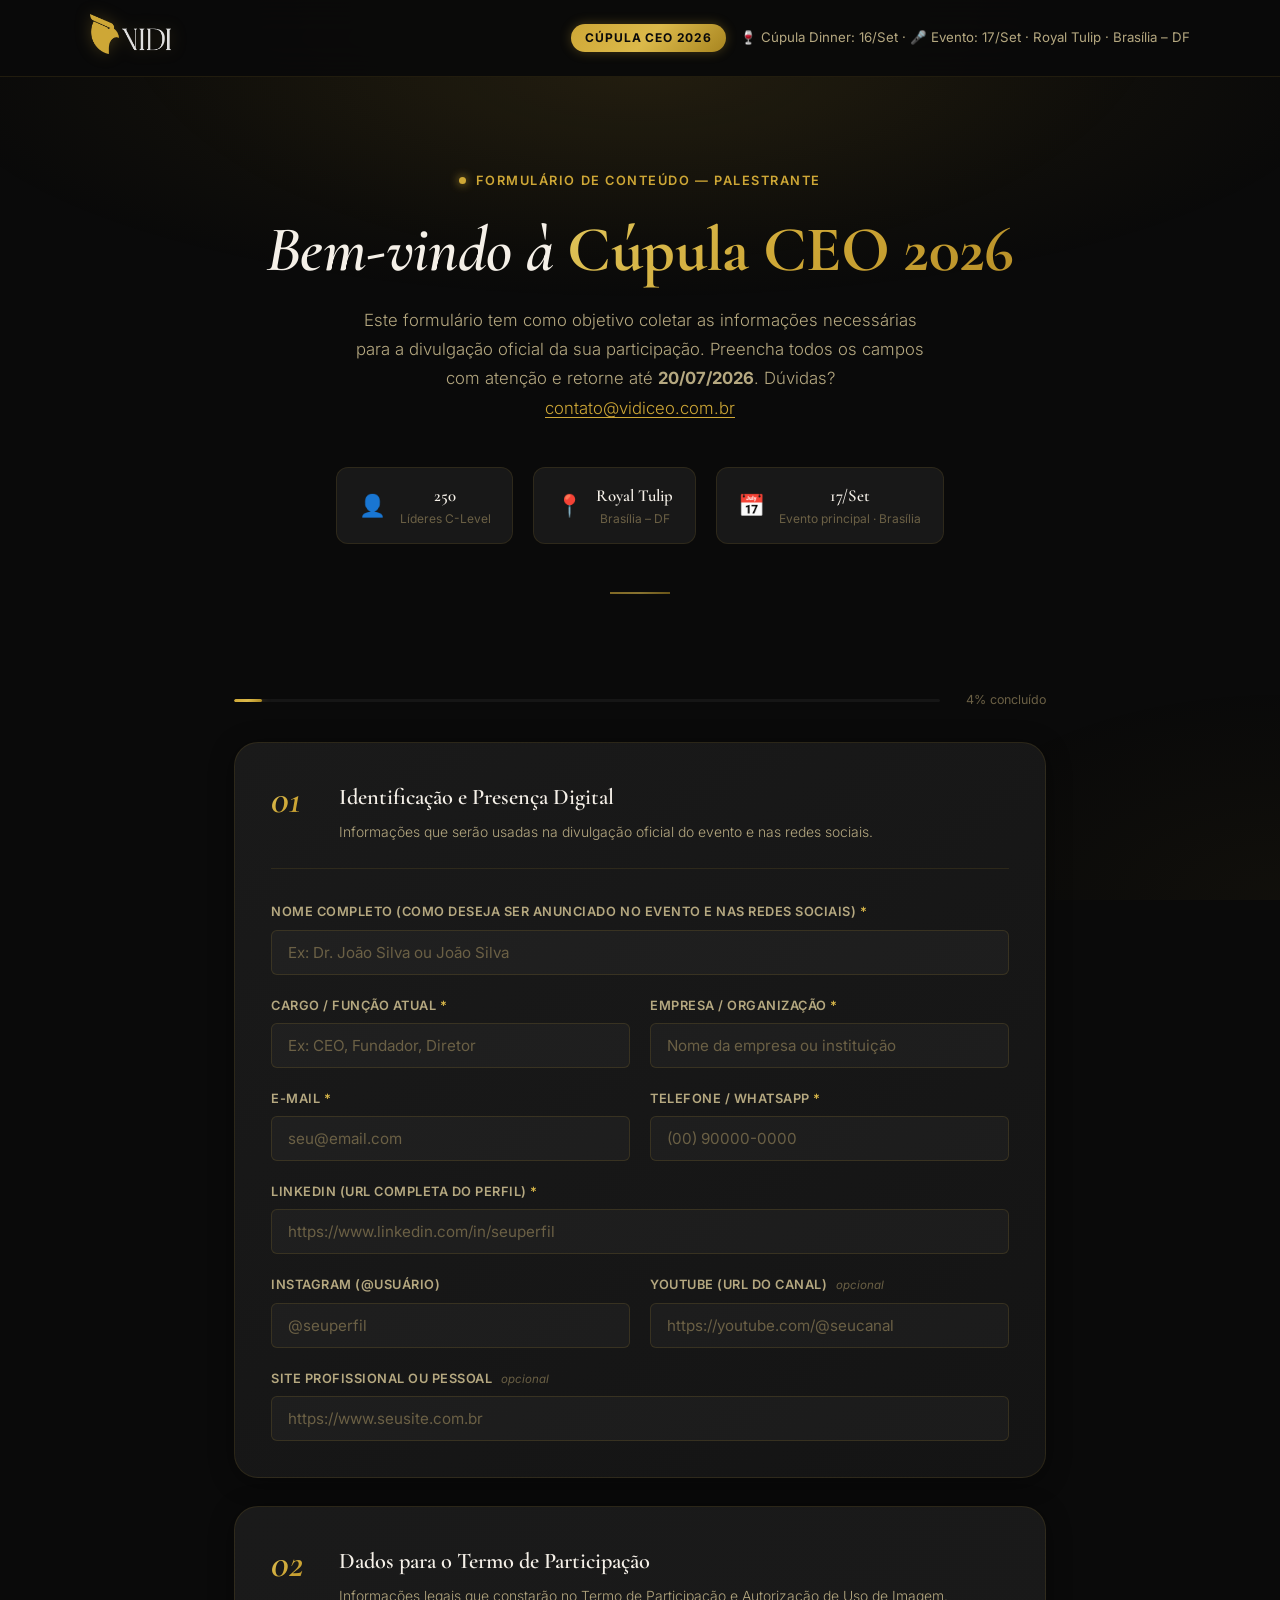
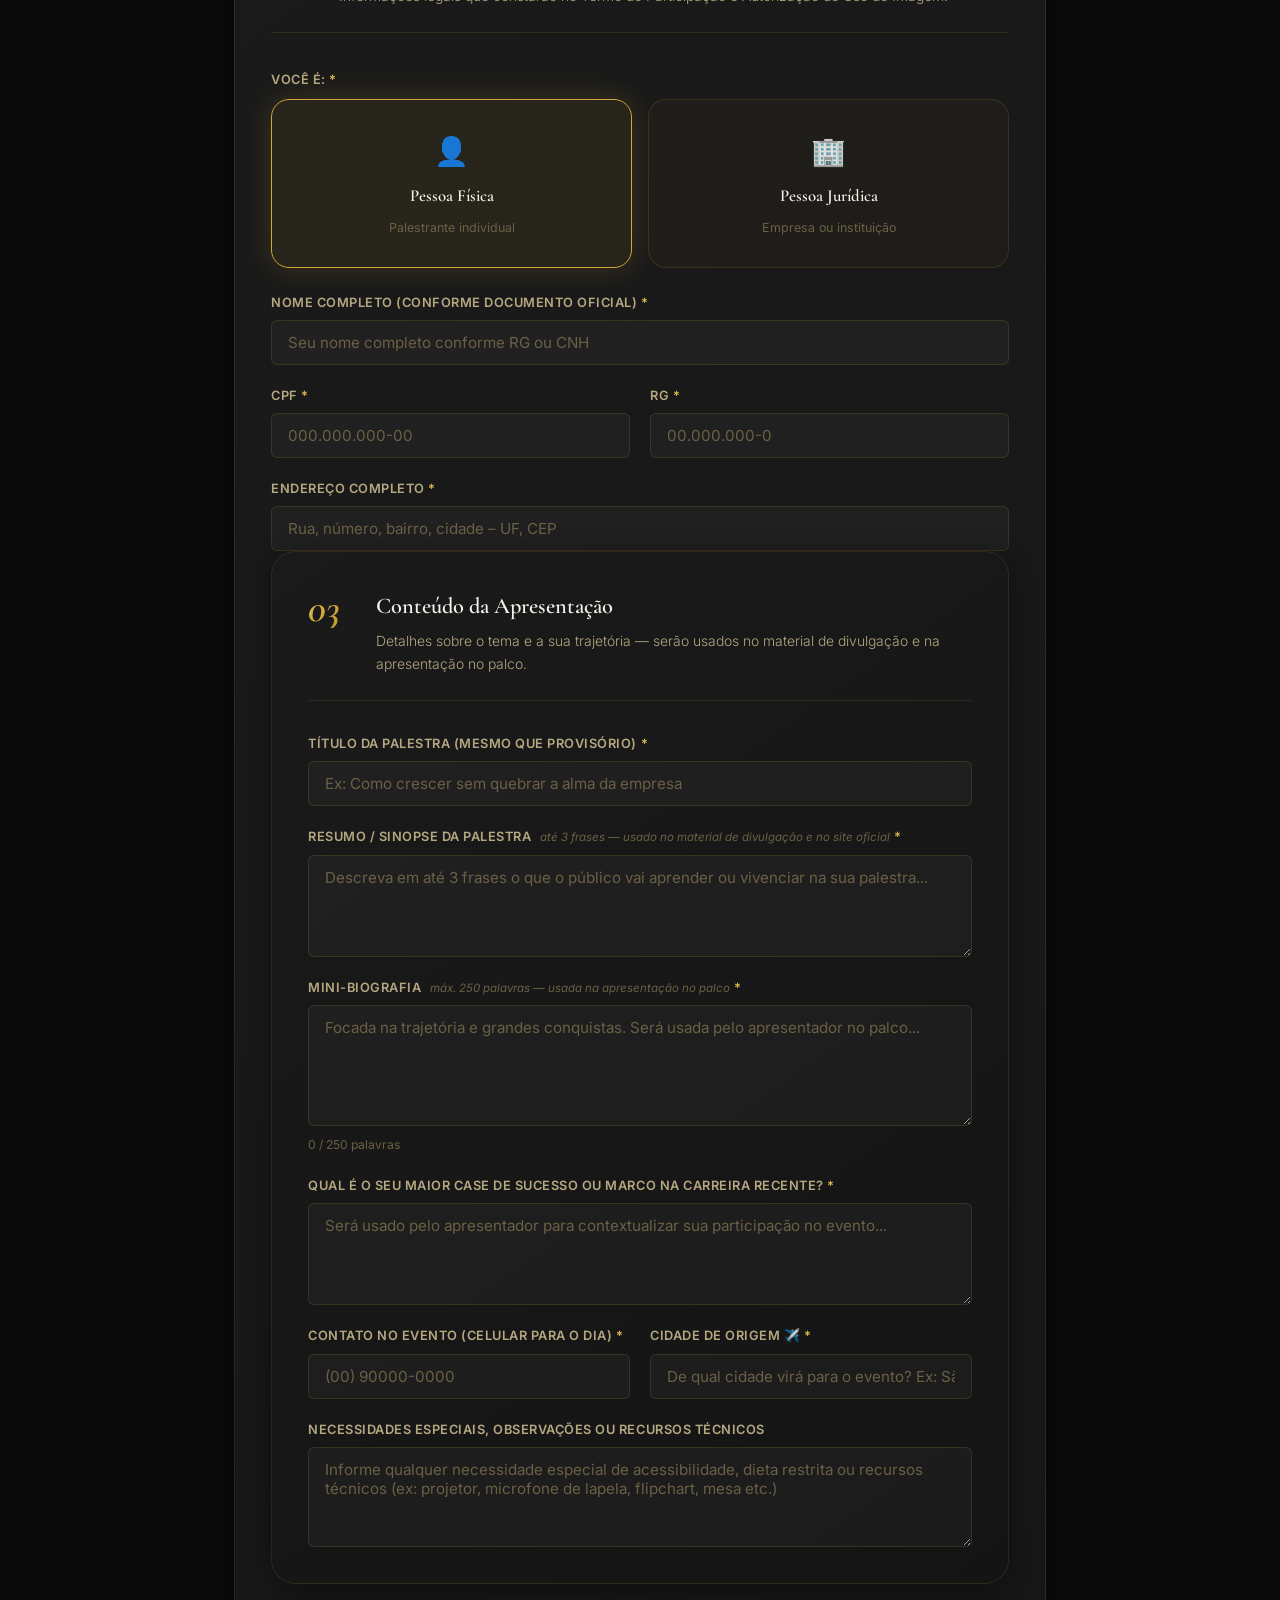
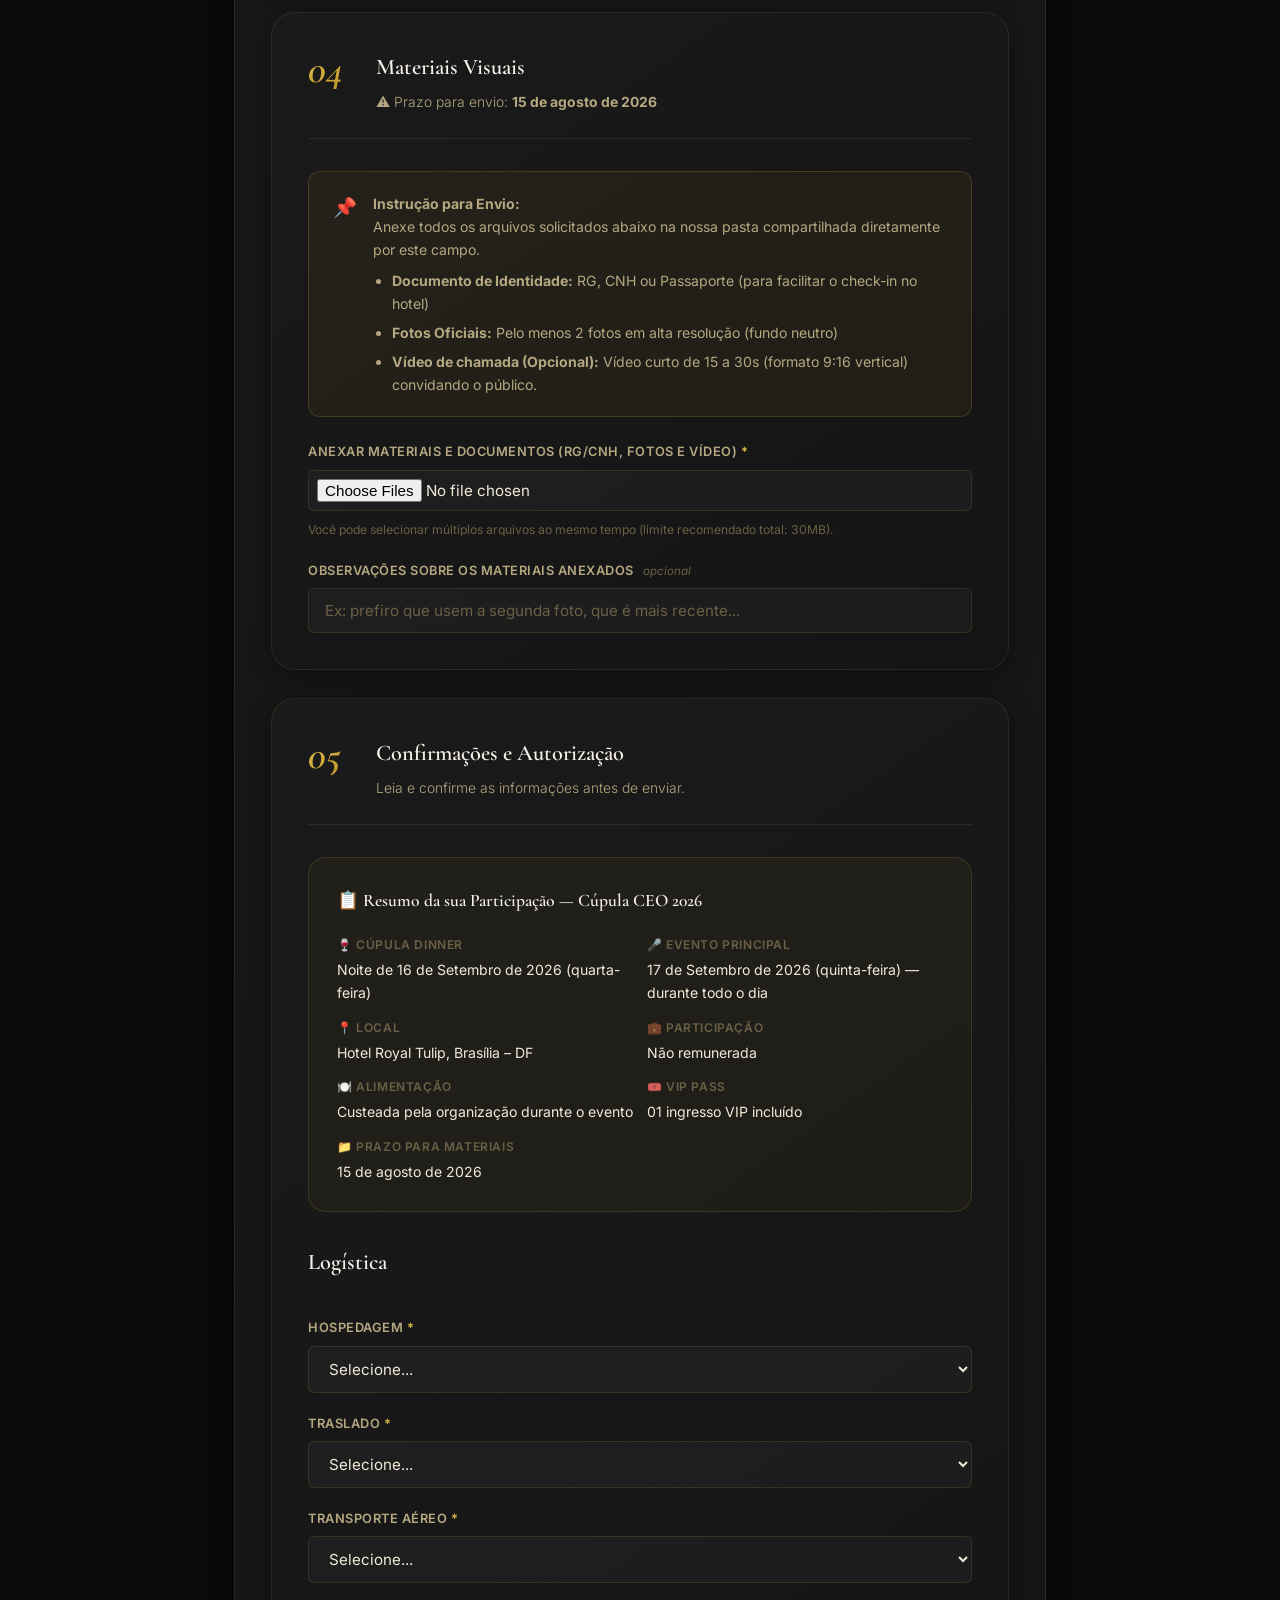
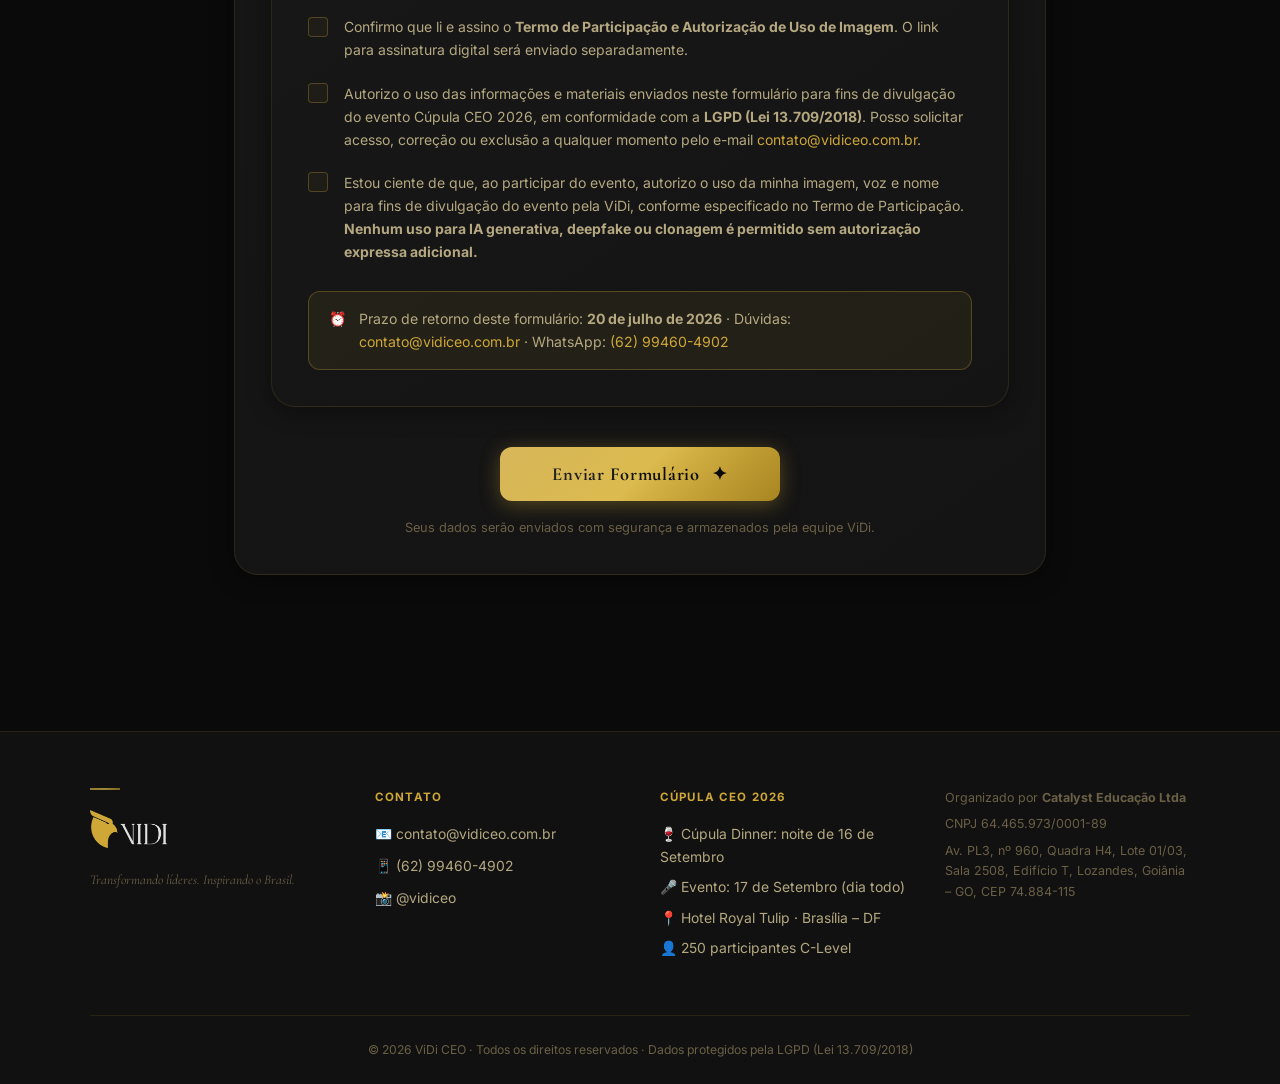
<file: index.html>
<!DOCTYPE html>
<html lang="pt-BR">
<head>
  <meta charset="UTF-8" />
  <meta name="viewport" content="width=device-width, initial-scale=1.0" />
  <title>Cúpula CEO 2026 — Formulário de Conteúdo | ViDi</title>
  <meta name="description" content="Formulário oficial de coleta de dados para palestrantes da Cúpula CEO 2026, evento presencial de imersão C-Level organizado pela ViDi." />
  <link rel="preconnect" href="https://fonts.googleapis.com" />
  <link rel="preconnect" href="https://fonts.gstatic.com" crossorigin />
  <link href="https://fonts.googleapis.com/css2?family=Cormorant+Garamond:ital,wght@0,300;0,400;0,500;0,600;0,700;1,400;1,600&family=Inter:wght@300;400;500;600;700&display=swap" rel="stylesheet" />
  <link rel="stylesheet" href="style.css?v=4" />
</head>
<body>

  <!-- Particles background -->
  <div class="particles" id="particles"></div>

  <!-- Header -->
  <header class="site-header">
    <div class="header-inner">
      <div class="header-logo">
        <img src="vidi-logo.png" alt="ViDi CEO Logo" id="logo-img" />
      </div>
      <div class="header-tag">
        <span class="tag-badge">Cúpula CEO 2026</span>
        <span class="tag-date">🍷 Cúpula Dinner: 16/Set · 🎤 Evento: 17/Set · Royal Tulip · Brasília – DF</span>
      </div>
    </div>
  </header>

  <!-- Hero Section -->
  <section class="hero">
    <div class="hero-content">
      <div class="hero-eyebrow">
        <span class="eyebrow-dot"></span>
        Formulário de Conteúdo — Palestrante
      </div>
      <h1 class="hero-title">
        Bem-vindo à <span class="gradient-text">Cúpula CEO 2026</span>
      </h1>
      <p class="hero-subtitle">
        Este formulário tem como objetivo coletar as informações necessárias para a divulgação oficial da sua participação. Preencha todos os campos com atenção e retorne até <strong>20/07/2026</strong>. Dúvidas? <a href="mailto:contato@vidiceo.com.br" class="hero-link">contato@vidiceo.com.br</a>
      </p>
      <div class="hero-stats">
        <div class="stat-card">
          <div class="stat-icon">👤</div>
          <div class="stat-info">
            <span class="stat-num">250</span>
            <span class="stat-label">Líderes C-Level</span>
          </div>
        </div>
        <div class="stat-card">
          <div class="stat-icon">📍</div>
          <div class="stat-info">
            <span class="stat-num">Royal Tulip</span>
            <span class="stat-label">Brasília – DF</span>
          </div>
        </div>
        <div class="stat-card">
          <div class="stat-icon">📅</div>
          <div class="stat-info">
            <span class="stat-num">17/Set</span>
            <span class="stat-label">Evento principal · Brasília</span>
          </div>
        </div>
      </div>
    </div>
  </section>

  <!-- Main Form -->
  <main class="form-container">

    <!-- Progress bar -->
    <div class="progress-wrapper">
      <div class="progress-bar">
        <div class="progress-fill" id="progressFill"></div>
      </div>
      <span class="progress-label" id="progressLabel">0% concluído</span>
    </div>

    <form id="speakerForm" novalidate>

      <!-- ===== SEÇÃO 1: Identificação e Presença Digital ===== -->
      <div class="form-section" data-section="1">
        <div class="section-header">
          <div class="section-number">01</div>
          <div>
            <h2 class="section-title">Identificação e Presença Digital</h2>
            <p class="section-desc">Informações que serão usadas na divulgação oficial do evento e nas redes sociais.</p>
          </div>
        </div>

        <div class="fields-grid">
          <div class="field-wrap full-width">
            <label class="field-label required" for="nomeAnuncio">Nome completo (como deseja ser anunciado no evento e nas redes sociais)</label>
            <input type="text" id="nomeAnuncio" name="nomeAnuncio" class="field-input" placeholder="Ex: Dr. João Silva ou João Silva" required />
          </div>
          <div class="field-wrap">
            <label class="field-label required" for="cargo">Cargo / Função atual</label>
            <input type="text" id="cargo" name="cargo" class="field-input" placeholder="Ex: CEO, Fundador, Diretor" required />
          </div>
          <div class="field-wrap">
            <label class="field-label required" for="empresa">Empresa / Organização</label>
            <input type="text" id="empresa" name="empresa" class="field-input" placeholder="Nome da empresa ou instituição" required />
          </div>
          <div class="field-wrap">
            <label class="field-label required" for="emailPF">E-mail</label>
            <input type="email" id="emailPF" name="emailPF" class="field-input" placeholder="seu@email.com" required />
          </div>
          <div class="field-wrap">
            <label class="field-label required" for="telefonePF">Telefone / WhatsApp</label>
            <input type="tel" id="telefonePF" name="telefonePF" class="field-input" placeholder="(00) 90000-0000" required />
          </div>
          <div class="field-wrap full-width">
            <label class="field-label required" for="linkedin">LinkedIn (URL completa do perfil)</label>
            <input type="url" id="linkedin" name="linkedin" class="field-input" placeholder="https://www.linkedin.com/in/seuperfil" required />
          </div>
          <div class="field-wrap">
            <label class="field-label" for="instagram">Instagram (@usuário)</label>
            <input type="text" id="instagram" name="instagram" class="field-input" placeholder="@seuperfil" />
          </div>
          <div class="field-wrap">
            <label class="field-label" for="youtube">YouTube (URL do canal) <span class="optional-tag">opcional</span></label>
            <input type="url" id="youtube" name="youtube" class="field-input" placeholder="https://youtube.com/@seucanal" />
          </div>
          <div class="field-wrap full-width">
            <label class="field-label" for="siteProfissional">Site profissional ou pessoal <span class="optional-tag">opcional</span></label>
            <input type="url" id="siteProfissional" name="siteProfissional" class="field-input" placeholder="https://www.seusite.com.br" />
          </div>
        </div>
      </div>

      <!-- ===== SEÇÃO 2: Dados do Palestrante (Termo) ===== -->
      <div class="form-section" data-section="2">
        <div class="section-header">
          <div class="section-number">02</div>
          <div>
            <h2 class="section-title">Dados para o Termo de Participação</h2>
            <p class="section-desc">Informações legais que constarão no Termo de Participação e Autorização de Uso de Imagem.</p>
          </div>
        </div>

        <!-- Tipo de Pessoa -->
        <div class="field-group" style="margin-bottom: 1.5rem;">
          <label class="field-label required">Você é:</label>
          <div class="radio-cards">
            <label class="radio-card" id="radio-pf-label">
              <input type="radio" name="tipoPessoa" id="tipoPF" value="Pessoa Física" required />
              <div class="radio-card-inner">
                <span class="radio-icon">👤</span>
                <span class="radio-title">Pessoa Física</span>
                <span class="radio-desc">Palestrante individual</span>
              </div>
            </label>
            <label class="radio-card" id="radio-pj-label">
              <input type="radio" name="tipoPessoa" id="tipoPJ" value="Pessoa Jurídica" />
              <div class="radio-card-inner">
                <span class="radio-icon">🏢</span>
                <span class="radio-title">Pessoa Jurídica</span>
                <span class="radio-desc">Empresa ou instituição</span>
              </div>
            </label>
          </div>
        </div>

        <!-- PF Fields -->
        <div id="secaoPF">
          <div class="fields-grid">
            <div class="field-wrap full-width">
              <label class="field-label required" for="nomeCompleto">Nome Completo (conforme documento oficial)</label>
              <input type="text" id="nomeCompleto" name="nomeCompleto" class="field-input" placeholder="Seu nome completo conforme RG ou CNH" required />
            </div>
            <div class="field-wrap">
              <label class="field-label required" for="cpf">CPF</label>
              <input type="text" id="cpf" name="cpf" class="field-input" placeholder="000.000.000-00" maxlength="14" required />
            </div>
            <div class="field-wrap">
              <label class="field-label required" for="rg">RG</label>
              <input type="text" id="rg" name="rg" class="field-input" placeholder="00.000.000-0" required />
            </div>
            <div class="field-wrap full-width">
              <label class="field-label required" for="enderecoPF">Endereço Completo</label>
              <input type="text" id="enderecoPF" name="enderecoPF" class="field-input" placeholder="Rua, número, bairro, cidade – UF, CEP" required />
            </div>
          </div>
        </div>

        <!-- PJ Fields -->
        <div id="secaoPJ" class="hidden">
          <div class="fields-grid">
            <div class="field-wrap full-width">
              <label class="field-label" for="razaoSocial">Razão Social</label>
              <input type="text" id="razaoSocial" name="razaoSocial" class="field-input" placeholder="Nome empresarial completo" />
            </div>
            <div class="field-wrap">
              <label class="field-label" for="cnpj">CNPJ</label>
              <input type="text" id="cnpj" name="cnpj" class="field-input" placeholder="00.000.000/0000-00" maxlength="18" />
            </div>
            <div class="field-wrap">
              <label class="field-label" for="representante">Nome do Representante</label>
              <input type="text" id="representante" name="representante" class="field-input" placeholder="Nome completo do representante legal" />
            </div>
            <div class="field-wrap">
              <label class="field-label" for="cpfRepresentante">CPF do Representante</label>
              <input type="text" id="cpfRepresentante" name="cpfRepresentante" class="field-input" placeholder="000.000.000-00" maxlength="14" />
          </div>
        </div>
      </div>

      <!-- ===== SEÇÃO 3: Conteúdo da Apresentação ===== -->
      <div class="form-section" data-section="3">
        <div class="section-header">
          <div class="section-number">03</div>
          <div>
            <h2 class="section-title">Conteúdo da Apresentação</h2>
            <p class="section-desc">Detalhes sobre o tema e a sua trajetória — serão usados no material de divulgação e na apresentação no palco.</p>
          </div>
        </div>

        <div class="fields-grid">
          <div class="field-wrap full-width">
            <label class="field-label required" for="temaPainel">Título da palestra (mesmo que provisório)</label>
            <input type="text" id="temaPainel" name="temaPainel" class="field-input" placeholder="Ex: Como crescer sem quebrar a alma da empresa" required />
          </div>
          <div class="field-wrap full-width">
            <label class="field-label required" for="sinopse">Resumo / Sinopse da palestra <span class="optional-tag">até 3 frases — usado no material de divulgação e no site oficial</span></label>
            <textarea id="sinopse" name="sinopse" class="field-input field-textarea" placeholder="Descreva em até 3 frases o que o público vai aprender ou vivenciar na sua palestra..." rows="4" required></textarea>
          </div>
          <div class="field-wrap full-width">
            <label class="field-label required" for="miniBio">Mini-biografia <span class="optional-tag">máx. 250 palavras — usada na apresentação no palco</span></label>
            <textarea id="miniBio" name="miniBio" class="field-input field-textarea" placeholder="Focada na trajetória e grandes conquistas. Será usada pelo apresentador no palco..." rows="5" maxlength="2000" required></textarea>
            <span class="field-hint" id="bioCount">0 / 250 palavras</span>
          </div>
          <div class="field-wrap full-width">
            <label class="field-label required" for="caseSucesso">Qual é o seu maior case de sucesso ou marco na carreira recente?</label>
            <textarea id="caseSucesso" name="caseSucesso" class="field-input field-textarea" placeholder="Será usado pelo apresentador para contextualizar sua participação no evento..." rows="4" required></textarea>
          </div>
          <div class="field-wrap">
            <label class="field-label required" for="contatoEvento">Contato no Evento (celular para o dia)</label>
            <input type="tel" id="contatoEvento" name="contatoEvento" class="field-input" placeholder="(00) 90000-0000" required />
          </div>
          <div class="field-wrap">
            <label class="field-label required" for="cidadeOrigem">Cidade de origem ✈️</label>
            <input type="text" id="cidadeOrigem" name="cidadeOrigem" class="field-input" placeholder="De qual cidade virá para o evento? Ex: São Paulo – SP" required />
          </div>
          <div class="field-wrap full-width">
            <label class="field-label" for="necessidades">Necessidades especiais, observações ou recursos técnicos</label>
            <textarea id="necessidades" name="necessidades" class="field-input field-textarea" placeholder="Informe qualquer necessidade especial de acessibilidade, dieta restrita ou recursos técnicos (ex: projetor, microfone de lapela, flipchart, mesa etc.)" rows="3"></textarea>
          </div>
        </div>
      </div>

      <!-- ===== SEÇÃO 4: Materiais Visuais ===== -->
      <div class="form-section" data-section="4">
        <div class="section-header">
          <div class="section-number">04</div>
          <div>
            <h2 class="section-title">Materiais Visuais</h2>
            <p class="section-desc">⚠️ Prazo para envio: <strong>15 de agosto de 2026</strong></p>
          </div>
        </div>

        <div class="info-banner">
          <span class="info-icon">📌</span>
          <div>
            <strong>Instrução para Envio:</strong>
            <p>Anexe todos os arquivos solicitados abaixo na nossa pasta compartilhada diretamente por este campo.</p>
            <ul class="info-list">
              <li><strong>Documento de Identidade:</strong> RG, CNH ou Passaporte (para facilitar o check-in no hotel)</li>
              <li><strong>Fotos Oficiais:</strong> Pelo menos 2 fotos em alta resolução (fundo neutro)</li>
              <li><strong>Vídeo de chamada (Opcional):</strong> Vídeo curto de 15 a 30s (formato 9:16 vertical) convidando o público.</li>
            </ul>
          </div>
        </div>

        <div class="fields-grid">
          <div class="field-wrap full-width">
            <label class="field-label required" for="arquivosAnexos">Anexar Materiais e Documentos (RG/CNH, Fotos e Vídeo)</label>
            <input type="file" id="arquivosAnexos" name="arquivosAnexos" class="field-input" accept=".pdf,image/*,video/*" multiple style="padding: 0.5rem;" required />
            <span class="field-hint">Você pode selecionar múltiplos arquivos ao mesmo tempo (limite recomendado total: 30MB).</span>
          </div>
          <div class="field-wrap full-width">
            <label class="field-label" for="obsPhotos">Observações sobre os materiais anexados <span class="optional-tag">opcional</span></label>
            <input type="text" id="obsPhotos" name="obsPhotos" class="field-input" placeholder="Ex: prefiro que usem a segunda foto, que é mais recente..." />
          </div>
        </div>
      </div>

      <!-- ===== SEÇÃO 5: Confirmação e LGPD ===== -->
      <div class="form-section" data-section="5">
        <div class="section-header">
          <div class="section-number">05</div>
          <div>
            <h2 class="section-title">Confirmações e Autorização</h2>
            <p class="section-desc">Leia e confirme as informações antes de enviar.</p>
          </div>
        </div>

        <div class="confirm-card">
          <h3 class="confirm-title">📋 Resumo da sua Participação — Cúpula CEO 2026</h3>
          <div class="confirm-grid">
            <div class="confirm-item">
              <span class="confirm-key">🍷 Cúpula Dinner</span>
              <span class="confirm-val">Noite de 16 de Setembro de 2026 (quarta-feira)</span>
            </div>
            <div class="confirm-item">
              <span class="confirm-key">🎤 Evento principal</span>
              <span class="confirm-val">17 de Setembro de 2026 (quinta-feira) — durante todo o dia</span>
            </div>
            <div class="confirm-item">
              <span class="confirm-key">📍 Local</span>
              <span class="confirm-val">Hotel Royal Tulip, Brasília – DF</span>
            </div>
            <div class="confirm-item">
              <span class="confirm-key">💼 Participação</span>
              <span class="confirm-val">Não remunerada</span>
            </div>
            <div class="confirm-item">
              <span class="confirm-key">🍽️ Alimentação</span>
              <span class="confirm-val">Custeada pela organização durante o evento</span>
            </div>
            <div class="confirm-item">
              <span class="confirm-key">🎟️ VIP Pass</span>
              <span class="confirm-val">01 ingresso VIP incluído</span>
            </div>
            <div class="confirm-item">
              <span class="confirm-key">📁 Prazo para materiais</span>
              <span class="confirm-val">15 de agosto de 2026</span>
            </div>
          </div>
        </div>

        <div class="fields-grid" style="margin-bottom: 2rem; margin-top: 2rem;">
          <h3 class="section-title" style="grid-column: 1 / -1; margin-bottom: 1rem;">Logística</h3>
          <div class="field-wrap full-width">
            <label class="field-label required" for="hospedagem">Hospedagem</label>
            <select id="hospedagem" name="hospedagem" class="field-input" required>
              <option value="">Selecione...</option>
              <option value="Custeada pela organização (apenas palestrante)">Custeada pela organização (apenas palestrante)</option>
              <option value="Não requer hospedagem">Não requer hospedagem</option>
            </select>
          </div>
          <div class="field-wrap full-width">
            <label class="field-label required" for="traslado">Traslado</label>
            <select id="traslado" name="traslado" class="field-input" required>
              <option value="">Selecione...</option>
              <option value="Custeada pela organização">Custeada pela organização</option>
              <option value="Não requer">Não requer</option>
            </select>
          </div>
          <div class="field-wrap full-width">
            <label class="field-label required" for="transporteAereo">Transporte Aéreo</label>
            <select id="transporteAereo" name="transporteAereo" class="field-input" required>
              <option value="">Selecione...</option>
              <option value="Custeada pela organização (apenas palestrante)">Custeada pela organização (apenas palestrante)</option>
              <option value="Não requer transporte aéreo">Não requer transporte aéreo</option>
            </select>
          </div>
        </div>

        <div class="checkbox-terms">
          <label class="terms-check" for="aceitaTermos">
            <input type="checkbox" id="aceitaTermos" name="aceitaTermos" required />
            <span class="terms-checkmark"></span>
            <span class="terms-text">
              Confirmo que li e assino o <strong>Termo de Participação e Autorização de Uso de Imagem</strong>. O link para assinatura digital será enviado separadamente.
            </span>
          </label>
        </div>

        <div class="checkbox-terms">
          <label class="terms-check" for="aceitaLGPD">
            <input type="checkbox" id="aceitaLGPD" name="aceitaLGPD" required />
            <span class="terms-checkmark"></span>
            <span class="terms-text">
              Autorizo o uso das informações e materiais enviados neste formulário para fins de divulgação do evento Cúpula CEO 2026, em conformidade com a <strong>LGPD (Lei 13.709/2018)</strong>. Posso solicitar acesso, correção ou exclusão a qualquer momento pelo e-mail <a href="mailto:contato@vidiceo.com.br">contato@vidiceo.com.br</a>.
            </span>
          </label>
        </div>

        <div class="checkbox-terms">
          <label class="terms-check" for="aceitaImagem">
            <input type="checkbox" id="aceitaImagem" name="aceitaImagem" required />
            <span class="terms-checkmark"></span>
            <span class="terms-text">
              Estou ciente de que, ao participar do evento, autorizo o uso da minha imagem, voz e nome para fins de divulgação do evento pela ViDi, conforme especificado no Termo de Participação. <strong>Nenhum uso para IA generativa, deepfake ou clonagem é permitido sem autorização expressa adicional.</strong>
            </span>
          </label>
        </div>

        <div class="deadline-banner">
          <span>⏰</span>
          <span>Prazo de retorno deste formulário: <strong>20 de julho de 2026</strong> · Dúvidas: <a href="mailto:contato@vidiceo.com.br">contato@vidiceo.com.br</a> · WhatsApp: <a href="https://wa.me/5562994604902">(62) 99460-4902</a></span>
        </div>
      </div>

      <!-- Submit -->
      <div class="submit-wrapper">
        <button type="submit" class="btn-submit" id="submitBtn">
          <span class="btn-text">Enviar Formulário</span>
          <span class="btn-icon">✦</span>
          <div class="btn-loading hidden" id="btnLoading">
            <div class="spinner"></div>
            Enviando...
          </div>
        </button>
        <p class="submit-hint">Seus dados serão enviados com segurança e armazenados pela equipe ViDi.</p>
      </div>

    </form>

    <!-- Success Message -->
    <div class="success-screen hidden" id="successScreen">
      <div class="success-icon">✅</div>
      <h2 class="success-title">Obrigado! Formulário enviado com sucesso.</h2>
      <p class="success-msg">
        Agradecemos o envio das suas informações. Nossa equipe entrará em contato em breve para os próximos passos e envio do Termo para assinatura digital.
      </p>
      <div class="success-info">
        <span>📧 <a href="mailto:contato@vidiceo.com.br">contato@vidiceo.com.br</a></span>
        <span>📞 (62) 99460-4902</span>
      </div>
    </div>

  </main>

  <!-- Footer -->
  <footer class="site-footer">
    <div class="footer-inner">
      <div class="footer-brand">
        <img src="vidi-logo.png" alt="ViDi CEO" class="footer-logo" />
        <p class="footer-tagline">Transformando líderes. Inspirando o Brasil.</p>
      </div>
      <div class="footer-contact">
        <h3 class="footer-heading">Contato</h3>
        <a href="mailto:contato@vidiceo.com.br" class="footer-link">📧 contato@vidiceo.com.br</a>
        <a href="https://wa.me/5562994604902" target="_blank" rel="noopener" class="footer-link">📱 (62) 99460-4902</a>
        <a href="https://www.instagram.com/vidiceo" target="_blank" rel="noopener" class="footer-link">📸 @vidiceo</a>
      </div>
      <div class="footer-event">
        <h3 class="footer-heading">Cúpula CEO 2026</h3>
        <p class="footer-text">🍷 Cúpula Dinner: noite de 16 de Setembro</p>
        <p class="footer-text">🎤 Evento: 17 de Setembro (dia todo)</p>
        <p class="footer-text">📍 Hotel Royal Tulip · Brasília – DF</p>
        <p class="footer-text">👤 250 participantes C-Level</p>
      </div>
      <div class="footer-legal">
        <p class="footer-legal-text">Organizado por <strong>Catalyst Educação Ltda</strong></p>
        <p class="footer-legal-text">CNPJ 64.465.973/0001-89</p>
        <p class="footer-legal-text">Av. PL3, nº 960, Quadra H4, Lote 01/03, Sala 2508, Edifício T, Lozandes, Goiânia – GO, CEP 74.884-115</p>
      </div>
    </div>
    <div class="footer-bottom">
      <p>© 2026 ViDi CEO · Todos os direitos reservados · Dados protegidos pela LGPD (Lei 13.709/2018)</p>
    </div>
  </footer>

  <script src="script.js?v=3"></script>
</body>
</html>
</file>
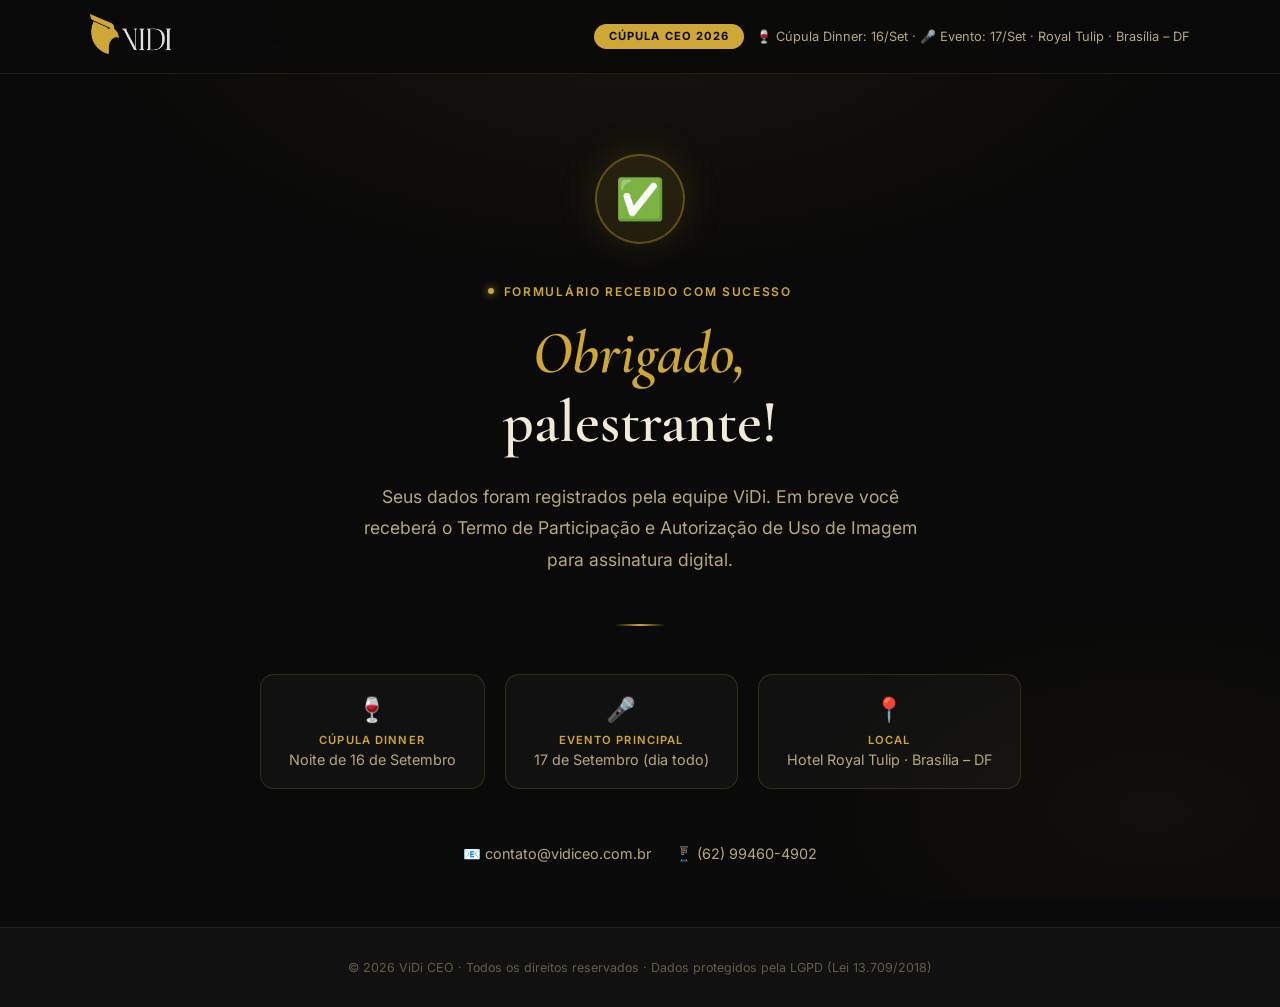
<file: obrigado.html>
<!DOCTYPE html>
<html lang="pt-BR">
<head>
  <meta charset="UTF-8" />
  <meta name="viewport" content="width=device-width, initial-scale=1.0" />
  <title>Obrigado! — Cúpula CEO 2026 | ViDi</title>
  <link rel="preconnect" href="https://fonts.googleapis.com" />
  <link rel="preconnect" href="https://fonts.gstatic.com" crossorigin />
  <link href="https://fonts.googleapis.com/css2?family=Cormorant+Garamond:ital,wght@0,400;0,600;1,400;1,600&family=Inter:wght@300;400;500;600&display=swap" rel="stylesheet" />
  <style>
    *, *::before, *::after { box-sizing: border-box; margin: 0; padding: 0; }

    :root {
      --gold: #cea736;
      --black: #0a0a0a;
      --dark: #111111;
      --text: #f0ead8;
      --text-sub: #b5a880;
      --font-serif: 'Cormorant Garamond', Georgia, serif;
      --font-sans: 'Inter', sans-serif;
    }

    html, body {
      min-height: 100vh;
      font-family: var(--font-sans);
      background: var(--black);
      color: var(--text);
      overflow-x: hidden;
    }

    body::before {
      content: '';
      position: fixed;
      inset: 0;
      background:
        radial-gradient(ellipse 70% 50% at 50% 0%, rgba(206,167,54,0.07) 0%, transparent 65%),
        radial-gradient(ellipse 50% 40% at 90% 90%, rgba(206,167,54,0.04) 0%, transparent 60%);
      pointer-events: none;
      z-index: 0;
    }

    /* HEADER */
    header {
      position: sticky;
      top: 0;
      z-index: 100;
      background: rgba(10,10,10,0.92);
      backdrop-filter: blur(20px);
      border-bottom: 1px solid rgba(206,167,54,0.12);
      padding: 0.9rem 2rem;
    }
    .header-inner {
      max-width: 1100px;
      margin: 0 auto;
      display: flex;
      align-items: center;
      justify-content: space-between;
      gap: 1rem;
      flex-wrap: wrap;
    }
    .header-logo img { height: 40px; width: auto; }
    .header-tag {
      display: flex;
      align-items: center;
      gap: 0.75rem;
      flex-wrap: wrap;
    }
    .tag-badge {
      background: var(--gold);
      color: var(--black);
      font-size: 0.7rem;
      font-weight: 700;
      letter-spacing: 0.10em;
      text-transform: uppercase;
      padding: 0.35rem 0.9rem;
      border-radius: 999px;
    }
    .tag-date {
      font-size: 0.8rem;
      color: var(--text-sub);
    }

    /* MAIN CONTENT */
    main {
      position: relative;
      z-index: 1;
      display: flex;
      flex-direction: column;
      align-items: center;
      justify-content: center;
      text-align: center;
      min-height: calc(100vh - 80px - 200px);
      padding: 5rem 2rem 4rem;
    }

    .check-icon {
      width: 90px;
      height: 90px;
      background: rgba(206,167,54,0.12);
      border: 2px solid rgba(206,167,54,0.35);
      border-radius: 50%;
      display: flex;
      align-items: center;
      justify-content: center;
      font-size: 2.5rem;
      margin: 0 auto 2.5rem;
      box-shadow: 0 0 40px rgba(206,167,54,0.15);
    }

    .eyebrow {
      display: inline-flex;
      align-items: center;
      gap: 0.6rem;
      color: var(--gold);
      font-size: 0.75rem;
      font-weight: 600;
      letter-spacing: 0.14em;
      text-transform: uppercase;
      margin-bottom: 1.25rem;
    }
    .eyebrow-dot {
      width: 6px;
      height: 6px;
      border-radius: 50%;
      background: var(--gold);
      box-shadow: 0 0 8px var(--gold);
    }

    h1 {
      font-family: var(--font-serif);
      font-size: clamp(2.25rem, 5vw, 3.75rem);
      font-weight: 600;
      font-style: italic;
      color: var(--gold);
      line-height: 1.15;
      margin-bottom: 1.5rem;
    }

    h1 span {
      font-style: normal;
      color: var(--text);
    }

    p.subtitle {
      font-size: 1.1rem;
      color: var(--text-sub);
      max-width: 560px;
      line-height: 1.8;
      margin-bottom: 3rem;
    }

    .divider {
      width: 50px;
      height: 2px;
      background: linear-gradient(90deg, transparent, var(--gold), transparent);
      margin: 0 auto 3rem;
    }

    .info-cards {
      display: flex;
      gap: 1.25rem;
      flex-wrap: wrap;
      justify-content: center;
      margin-bottom: 3.5rem;
    }

    .info-card {
      background: rgba(255,255,255,0.03);
      border: 1px solid rgba(206,167,54,0.18);
      border-radius: 14px;
      padding: 1.25rem 1.75rem;
      min-width: 200px;
    }
    .info-card .icon { font-size: 1.5rem; margin-bottom: 0.6rem; }
    .info-card .label {
      font-size: 0.7rem;
      font-weight: 600;
      letter-spacing: 0.1em;
      text-transform: uppercase;
      color: var(--gold);
      margin-bottom: 0.25rem;
    }
    .info-card .value {
      font-size: 0.9rem;
      color: var(--text-sub);
    }

    .contact-row {
      display: flex;
      gap: 1.5rem;
      flex-wrap: wrap;
      justify-content: center;
    }
    .contact-link {
      display: flex;
      align-items: center;
      gap: 0.5rem;
      color: var(--text-sub);
      text-decoration: none;
      font-size: 0.9rem;
      transition: color 0.2s;
    }
    .contact-link:hover { color: var(--gold); }

    /* FOOTER */
    footer {
      position: relative;
      z-index: 1;
      background: #111;
      border-top: 1px solid rgba(206,167,54,0.10);
      padding: 2rem;
      text-align: center;
    }
    footer p {
      font-size: 0.78rem;
      color: rgba(181,168,128,0.5);
    }

    @media (max-width: 600px) {
      h1 { font-size: 2rem; }
      .info-cards { flex-direction: column; align-items: center; }
    }
  </style>
</head>
<body>

  <header>
    <div class="header-inner">
      <div class="header-logo">
        <img src="vidi-logo.png" alt="ViDi CEO Logo" />
      </div>
      <div class="header-tag">
        <span class="tag-badge">Cúpula CEO 2026</span>
        <span class="tag-date">🍷 Cúpula Dinner: 16/Set · 🎤 Evento: 17/Set · Royal Tulip · Brasília – DF</span>
      </div>
    </div>
  </header>

  <main>
    <div class="check-icon">✅</div>

    <div class="eyebrow">
      <span class="eyebrow-dot"></span>
      Formulário recebido com sucesso
    </div>

    <h1>Obrigado,<br /><span>palestrante!</span></h1>

    <p class="subtitle">
      Seus dados foram registrados pela equipe ViDi. Em breve você receberá o Termo de Participação e Autorização de Uso de Imagem para assinatura digital.
    </p>

    <div class="divider"></div>

    <div class="info-cards">
      <div class="info-card">
        <div class="icon">🍷</div>
        <div class="label">Cúpula Dinner</div>
        <div class="value">Noite de 16 de Setembro</div>
      </div>
      <div class="info-card">
        <div class="icon">🎤</div>
        <div class="label">Evento Principal</div>
        <div class="value">17 de Setembro (dia todo)</div>
      </div>
      <div class="info-card">
        <div class="icon">📍</div>
        <div class="label">Local</div>
        <div class="value">Hotel Royal Tulip · Brasília – DF</div>
      </div>
    </div>

    <div class="contact-row">
      <a href="mailto:contato@vidiceo.com.br" class="contact-link">
        📧 contato@vidiceo.com.br
      </a>
      <a href="https://wa.me/5562994604902" target="_blank" rel="noopener" class="contact-link">
        📱 (62) 99460-4902
      </a>
    </div>
  </main>

  <footer>
    <p>© 2026 ViDi CEO · Todos os direitos reservados · Dados protegidos pela LGPD (Lei 13.709/2018)</p>
  </footer>

</body>
</html>
</file>
<file: style.css>
/* ========================================
   VIDI CEO — Formulário Cúpula CEO 2026
   Identidade Visual Oficial ViDi
   Cores: Dourado #cea736 · Preto #0a0a0a · Branco #f5f0e8
   ======================================== */

:root {
  /* Cores oficiais da marca ViDi */
  --gold:          #cea736;
  --gold-light:    #dbb94a;
  --gold-dark:     #a88520;
  --gold-pale:     rgba(206, 167, 54, 0.12);
  --gold-border:   rgba(206, 167, 54, 0.25);
  --gold-glow:     rgba(206, 167, 54, 0.20);

  --black:         #0a0a0a;
  --dark-1:        #111111;
  --dark-2:        #181818;
  --dark-3:        #1f1f1f;
  --dark-4:        #252525;

  --white:         #f5f0e8;
  --white-pure:    #ffffff;
  --text-primary:  #f0ead8;
  --text-secondary:#b5a880;
  --text-muted:    #6b6045;

  --border-subtle: rgba(206, 167, 54, 0.12);
  --border-active: rgba(206, 167, 54, 0.55);

  /* Gradientes */
  --grad-gold:      linear-gradient(135deg, #cea736 0%, #dbb94a 50%, #a88520 100%);
  --grad-gold-text: linear-gradient(135deg, #e0c55a 0%, #cea736 50%, #b89028 100%);
  --grad-dark:      linear-gradient(160deg, #0a0a0a 0%, #181818 100%);
  --grad-card:      linear-gradient(145deg, #1a1a1a 0%, #141414 100%);

  /* Sombras */
  --glow-gold:     0 0 30px rgba(206, 167, 54, 0.20);
  --glow-gold-sm:  0 0 12px rgba(206, 167, 54, 0.30);
  --shadow-card:   0 4px 24px rgba(0,0,0,0.40);
  --shadow-lg:     0 12px 48px rgba(0,0,0,0.60);

  /* Tipografia */
  --font-serif:  'Cormorant Garamond', 'Georgia', serif;
  --font-sans:   'Inter', 'Helvetica Neue', sans-serif;

  /* Bordas */
  --radius-sm:   6px;
  --radius-md:   12px;
  --radius-lg:   18px;
  --radius-xl:   24px;

  --transition: all 0.25s cubic-bezier(0.4, 0, 0.2, 1);
}

*, *::before, *::after { box-sizing: border-box; margin: 0; padding: 0; }
html { scroll-behavior: smooth; }

body {
  font-family: var(--font-sans);
  background: var(--black);
  color: var(--text-primary);
  min-height: 100vh;
  overflow-x: hidden;
  line-height: 1.65;
}

/* ---- Google Fonts Import (no-JS fallback via @import) ---- */
@import url('https://fonts.googleapis.com/css2?family=Cormorant+Garamond:ital,wght@0,300;0,400;0,500;0,600;0,700;1,400;1,600&family=Inter:wght@300;400;500;600;700&display=swap');

/* ========= BACKGROUND TEXTURE ========= */
body::before {
  content: '';
  position: fixed;
  inset: 0;
  background-image:
    radial-gradient(ellipse 70% 50% at 50% 0%, rgba(206,167,54,0.06) 0%, transparent 60%),
    radial-gradient(ellipse 50% 40% at 100% 100%, rgba(206,167,54,0.04) 0%, transparent 60%);
  pointer-events: none;
  z-index: 0;
}

/* ========= PARTICLES ========= */
.particles {
  position: fixed; inset: 0;
  pointer-events: none; z-index: 0;
  overflow: hidden;
}
.particle {
  position: absolute; border-radius: 50%; opacity: 0;
  animation: floatUp linear infinite;
}
@keyframes floatUp {
  0%   { transform: translateY(100vh) scale(0); opacity: 0; }
  10%  { opacity: 0.5; }
  90%  { opacity: 0.2; }
  100% { transform: translateY(-10vh) scale(1); opacity: 0; }
}

/* ========= SITE HEADER ========= */
.site-header {
  position: sticky; top: 0; z-index: 100;
  background: rgba(10, 10, 10, 0.92);
  backdrop-filter: blur(20px);
  -webkit-backdrop-filter: blur(20px);
  border-bottom: 1px solid var(--border-subtle);
  padding: 0.9rem 2rem;
}

.header-inner {
  max-width: 1100px; margin: 0 auto;
  display: flex; align-items: center;
  justify-content: space-between; gap: 1.25rem;
  flex-wrap: wrap;
}

.header-logo img {
  height: 40px; width: auto;
  filter: drop-shadow(0 0 8px rgba(206,167,54,0.25));
}

.header-tag { display: flex; align-items: center; gap: 0.85rem; flex-wrap: wrap; }

.tag-badge {
  background: var(--grad-gold);
  color: var(--black);
  font-family: var(--font-sans);
  font-size: 0.75rem; font-weight: 700;
  letter-spacing: 0.07em; text-transform: uppercase;
  padding: 0.28rem 0.9rem;
  border-radius: 999px; white-space: nowrap;
  box-shadow: var(--glow-gold-sm);
}

.tag-date {
  color: var(--text-secondary);
  font-size: 0.83rem; white-space: nowrap;
}

/* ========= HERO ========= */
.hero {
  position: relative; z-index: 1;
  padding: 5.5rem 2rem 4rem; text-align: center;
  background: radial-gradient(ellipse 80% 55% at 50% 0%,
    rgba(206, 167, 54, 0.09) 0%, transparent 70%);
}
.hero-content { max-width: 820px; margin: 0 auto; }

/* Linha decorativa */
.hero::after {
  content: '';
  display: block;
  width: 60px; height: 2px;
  background: var(--grad-gold);
  margin: 3rem auto 0;
  opacity: 0.6;
}

.hero-eyebrow {
  display: inline-flex; align-items: center; gap: 0.6rem;
  color: var(--gold);
  font-size: 0.8rem; font-weight: 600;
  letter-spacing: 0.12em; text-transform: uppercase;
  margin-bottom: 1.5rem;
}

.eyebrow-dot {
  width: 7px; height: 7px; border-radius: 50%;
  background: var(--gold);
  box-shadow: 0 0 10px var(--gold);
  animation: pulse 2.5s ease-in-out infinite;
}

@keyframes pulse {
  0%, 100% { opacity: 1; transform: scale(1); }
  50%       { opacity: 0.4; transform: scale(0.75); }
}

.hero-title {
  font-family: var(--font-serif);
  font-size: clamp(2.2rem, 5.5vw, 4rem);
  font-weight: 600; font-style: italic;
  line-height: 1.1; margin-bottom: 1.25rem;
  letter-spacing: -0.01em; color: var(--white);
}

.gradient-text {
  background: var(--grad-gold-text);
  -webkit-background-clip: text;
  -webkit-text-fill-color: transparent;
  background-clip: text;
  font-style: normal; font-weight: 700;
}

.hero-subtitle {
  font-size: 1.05rem; color: var(--text-secondary);
  max-width: 580px; margin: 0 auto 2.75rem;
  line-height: 1.75; font-weight: 300;
}

.hero-stats {
  display: flex; justify-content: center;
  gap: 1.25rem; flex-wrap: wrap;
}

.stat-card {
  display: flex; align-items: center; gap: 0.85rem;
  background: var(--dark-2);
  border: 1px solid var(--border-subtle);
  border-radius: var(--radius-md);
  padding: 0.85rem 1.35rem;
  transition: var(--transition);
}

.stat-card:hover {
  border-color: var(--border-active);
  box-shadow: var(--glow-gold);
  transform: translateY(-2px);
}

.stat-icon { font-size: 1.35rem; }
.stat-info { display: flex; flex-direction: column; }
.stat-num {
  font-family: var(--font-serif); font-size: 1.05rem;
  font-weight: 600; color: var(--white);
}
.stat-label { font-size: 0.75rem; color: var(--text-muted); }

/* Divisor decorativo */
.hero-divider {
  width: 40px; height: 2px;
  background: var(--grad-gold);
  margin: 0 auto 3rem;
  opacity: 0.5;
}

/* ========= PROGRESS BAR ========= */
.progress-wrapper {
  display: flex; align-items: center;
  gap: 1rem; margin-bottom: 2rem;
}

.progress-bar {
  flex: 1; height: 3px;
  background: rgba(255,255,255,0.05);
  border-radius: 999px; overflow: hidden;
}

.progress-fill {
  height: 100%; width: 0%;
  background: var(--grad-gold);
  border-radius: 999px;
  transition: width 0.5s cubic-bezier(0.4, 0, 0.2, 1);
  box-shadow: 0 0 8px rgba(206,167,54,0.5);
}

.progress-label {
  font-size: 0.78rem; color: var(--text-muted);
  white-space: nowrap; min-width: 90px; text-align: right;
}

/* ========= FORM CONTAINER ========= */
.form-container {
  position: relative; z-index: 1;
  max-width: 860px; margin: 0 auto;
  padding: 2rem 1.5rem 4rem;
}

/* ========= FORM SECTION ========= */
.form-section {
  background: var(--grad-card);
  border: 1px solid var(--border-subtle);
  border-radius: var(--radius-xl);
  padding: 2.25rem;
  margin-bottom: 1.75rem;
  transition: var(--transition);
  animation: slideIn 0.4s ease both;
  box-shadow: var(--shadow-card);
}

@keyframes slideIn {
  from { opacity: 0; transform: translateY(18px); }
  to   { opacity: 1; transform: translateY(0); }
}

.form-section:focus-within {
  border-color: var(--border-active);
  box-shadow: var(--glow-gold), var(--shadow-card);
}

.form-section.hidden { display: none; }

.section-header {
  display: flex; align-items: flex-start;
  gap: 1.25rem; margin-bottom: 2rem;
  padding-bottom: 1.5rem;
  border-bottom: 1px solid var(--border-subtle);
}

.section-number {
  font-family: var(--font-serif);
  font-size: 2.5rem; font-weight: 600; font-style: italic;
  background: var(--grad-gold-text);
  -webkit-background-clip: text;
  -webkit-text-fill-color: transparent;
  background-clip: text;
  line-height: 1; min-width: 3rem;
}

.section-title {
  font-family: var(--font-serif);
  font-size: 1.4rem; font-weight: 600;
  margin-bottom: 0.3rem; color: var(--white);
}

.section-desc {
  font-size: 0.87rem; color: var(--text-secondary);
  font-weight: 300;
}

/* ========= FIELDS ========= */
.fields-grid {
  display: grid; grid-template-columns: 1fr 1fr;
  gap: 1.25rem;
}

.field-wrap { display: flex; flex-direction: column; gap: 0.45rem; }
.field-wrap.full-width { grid-column: 1 / -1; }

.field-label {
  font-size: 0.8rem; font-weight: 600;
  color: var(--text-secondary); letter-spacing: 0.04em;
  text-transform: uppercase;
}

.field-label.required::after {
  content: ' *'; color: var(--gold-light);
}

.field-input {
  background: rgba(255,255,255,0.03);
  border: 1px solid rgba(206,167,54,0.15);
  border-radius: var(--radius-sm);
  color: var(--text-primary);
  font-family: var(--font-sans);
  font-size: 0.95rem;
  padding: 0.75rem 1rem;
  transition: var(--transition);
  outline: none; width: 100%;
}

.field-input::placeholder { color: var(--text-muted); }

select.field-input option { 
  color: #000; 
  background-color: #fff; 
}

.field-input:focus {
  border-color: var(--gold);
  background: rgba(206,167,54,0.05);
  box-shadow: 0 0 0 3px rgba(206,167,54,0.12);
}

.field-input.error {
  border-color: #c0392b;
  background: rgba(192,57,43,0.05);
}

.field-textarea { resize: vertical; min-height: 100px; }

.select-wrapper { position: relative; }
.field-select {
  appearance: none; -webkit-appearance: none;
  cursor: pointer; padding-right: 2.5rem;
}
.select-wrapper::after {
  content: '▾'; position: absolute;
  right: 1rem; top: 50%; transform: translateY(-50%);
  color: var(--gold); pointer-events: none;
}
.field-select option { background: var(--dark-2); color: var(--text-primary); }

.field-hint {
  font-size: 0.76rem; color: var(--text-muted); margin-top: 0.1rem;
}

/* ========= RADIO CARDS ========= */
.radio-cards {
  display: grid; grid-template-columns: 1fr 1fr;
  gap: 1rem; margin-top: 0.5rem;
}

.radio-card { cursor: pointer; display: block; }
.radio-card input { display: none; }

.radio-card-inner {
  display: flex; flex-direction: column;
  align-items: center; gap: 0.5rem; text-align: center;
  padding: 1.75rem 1.25rem;
  border: 1px solid rgba(206,167,54,0.15);
  border-radius: var(--radius-lg);
  background: rgba(206,167,54,0.03);
  transition: var(--transition);
}

.radio-card input:checked + .radio-card-inner {
  border-color: var(--gold);
  background: rgba(206,167,54,0.08);
  box-shadow: var(--glow-gold);
}

.radio-card:hover .radio-card-inner {
  border-color: var(--gold-border);
  transform: translateY(-2px);
}

.radio-icon { font-size: 1.75rem; }
.radio-title { font-family: var(--font-serif); font-weight: 600; font-size: 1.05rem; color: var(--white); }
.radio-desc { font-size: 0.78rem; color: var(--text-muted); }

/* ========= CHECKBOX CARDS ========= */
.checkbox-grid {
  display: grid; grid-template-columns: repeat(4, 1fr); gap: 1rem;
}

.checkbox-card { cursor: pointer; display: block; }
.checkbox-card input { display: none; }

.checkbox-card-inner {
  display: flex; flex-direction: column;
  align-items: center; gap: 0.5rem;
  padding: 1.25rem 0.75rem;
  border: 1px solid rgba(206,167,54,0.12);
  border-radius: var(--radius-md);
  background: rgba(206,167,54,0.03);
  transition: var(--transition);
  text-align: center; font-size: 0.85rem; color: var(--text-secondary);
}

.checkbox-card input:checked + .checkbox-card-inner {
  border-color: var(--gold);
  background: rgba(206,167,54,0.10);
  color: var(--white);
  box-shadow: var(--glow-gold);
}

.checkbox-card:hover .checkbox-card-inner {
  border-color: var(--gold-border);
  transform: translateY(-2px);
}

.checkbox-icon { font-size: 1.65rem; }

/* ========= INFO BANNER ========= */
.info-banner {
  display: flex; gap: 1rem;
  background: rgba(206,167,54,0.06);
  border: 1px solid rgba(206,167,54,0.20);
  border-radius: var(--radius-md);
  padding: 1.25rem 1.5rem;
  margin-bottom: 1.5rem;
  font-size: 0.88rem; color: var(--text-secondary);
}
.info-icon { font-size: 1.2rem; flex-shrink: 0; }
.info-list {
  padding-left: 1.2rem; margin-top: 0.5rem;
  display: flex; flex-direction: column; gap: 0.35rem;
}

/* ========= CONFIRM CARD ========= */
.confirm-card {
  background: rgba(206,167,54,0.04);
  border: 1px solid rgba(206,167,54,0.18);
  border-radius: var(--radius-lg);
  padding: 1.75rem; margin-bottom: 1.75rem;
}

.confirm-title {
  font-family: var(--font-serif); font-size: 1.1rem; font-weight: 600;
  margin-bottom: 1.25rem; color: var(--white);
}

.confirm-grid {
  display: grid; grid-template-columns: 1fr 1fr; gap: 0.85rem;
}

.confirm-item { display: flex; flex-direction: column; gap: 0.2rem; }
.confirm-key  { font-size: 0.75rem; color: var(--text-muted); font-weight: 600; text-transform: uppercase; letter-spacing: 0.05em; }
.confirm-val  { font-size: 0.88rem; color: var(--text-primary); font-weight: 400; }

/* ========= TERMS CHECKBOXES ========= */
.checkbox-terms { margin-bottom: 1.25rem; }

.terms-check {
  display: flex; align-items: flex-start;
  gap: 1rem; cursor: pointer;
}
.terms-check input { display: none; }

.terms-checkmark {
  width: 20px; height: 20px; min-width: 20px;
  border: 1.5px solid rgba(206,167,54,0.3);
  border-radius: 4px;
  background: rgba(206,167,54,0.04);
  transition: var(--transition);
  display: flex; align-items: center;
  justify-content: center; margin-top: 0.1rem;
}

.terms-check input:checked ~ .terms-checkmark {
  background: var(--gold);
  border-color: var(--gold);
  box-shadow: 0 0 10px rgba(206,167,54,0.4);
}

.terms-check input:checked ~ .terms-checkmark::after {
  content: '✓'; color: var(--black);
  font-size: 0.75rem; font-weight: 800;
}

.terms-text {
  font-size: 0.875rem; color: var(--text-secondary); line-height: 1.65;
}
.terms-text a { color: var(--gold); text-decoration: none; }
.terms-text a:hover { text-decoration: underline; }

/* ========= SUBMIT ========= */
.submit-wrapper { text-align: center; margin-top: 2.5rem; }

.btn-submit {
  position: relative; display: inline-flex;
  align-items: center; justify-content: center;
  gap: 0.75rem;
  background: var(--grad-gold);
  color: var(--black);
  font-family: var(--font-serif);
  font-size: 1.15rem; font-weight: 700;
  letter-spacing: 0.04em;
  padding: 1rem 3.25rem;
  border: none; border-radius: var(--radius-md);
  cursor: pointer; overflow: hidden;
  transition: var(--transition);
  box-shadow: 0 4px 20px rgba(206,167,54,0.35);
}

.btn-submit:hover {
  transform: translateY(-3px);
  box-shadow: 0 8px 32px rgba(206,167,54,0.5);
}

.btn-submit:active { transform: translateY(-1px); }

.btn-submit::before {
  content: ''; position: absolute; inset: 0;
  background: linear-gradient(135deg, rgba(255,255,255,0.18) 0%, transparent 60%);
}

.btn-loading { display: flex; align-items: center; gap: 0.75rem; }

.spinner {
  width: 18px; height: 18px;
  border: 2.5px solid rgba(0,0,0,0.25);
  border-top-color: var(--black);
  border-radius: 50%;
  animation: spin 0.7s linear infinite;
}

@keyframes spin { to { transform: rotate(360deg); } }

.submit-hint {
  margin-top: 1rem; font-size: 0.8rem; color: var(--text-muted);
}

/* ========= SUCCESS SCREEN ========= */
.success-screen {
  text-align: center;
  padding: 6rem 2rem;
  min-height: 60vh;
  display: flex;
  flex-direction: column;
  align-items: center;
  justify-content: center;
}

.success-icon { font-size: 4rem; margin-bottom: 1.5rem; }

.success-title {
  font-family: var(--font-serif);
  font-size: 2.5rem;
  font-weight: 600;
  font-style: italic;
  color: var(--gold);
  margin-bottom: 1.25rem;
  line-height: 1.2;
}

.success-msg {
  font-size: 1.1rem;
  color: #c8b97a;
  max-width: 540px;
  margin: 0 auto 2.5rem;
  line-height: 1.8;
}

.success-info {
  display: flex;
  justify-content: center;
  gap: 2rem;
  flex-wrap: wrap;
  font-size: 0.95rem;
  color: var(--gold);
}

/* ========= FOOTER ========= */
.site-footer {
  position: relative; z-index: 1;
  background: var(--dark-1);
  border-top: 1px solid var(--border-subtle);
  padding: 3.5rem 2rem 0; margin-top: 4rem;
}

.footer-inner {
  max-width: 1100px; margin: 0 auto;
  display: grid;
  grid-template-columns: repeat(auto-fit, minmax(200px, 1fr));
  gap: 2.5rem;
  padding-bottom: 3rem;
  border-bottom: 1px solid var(--border-subtle);
}

.footer-logo { height: 38px; width: auto; margin-bottom: 0.85rem; }
.footer-tagline { font-size: 0.84rem; color: var(--text-muted); font-style: italic; font-family: var(--font-serif); }

.footer-heading {
  font-family: var(--font-sans);
  font-size: 0.72rem; font-weight: 700;
  letter-spacing: 0.10em; text-transform: uppercase;
  color: var(--gold); margin-bottom: 1rem;
}

.footer-link {
  display: block; color: var(--text-secondary);
  text-decoration: none; font-size: 0.87rem;
  margin-bottom: 0.55rem; transition: color 0.2s;
}
.footer-link:hover { color: var(--gold); }

.footer-text {
  font-size: 0.87rem; color: var(--text-secondary); margin-bottom: 0.45rem;
}
.footer-legal-text {
  font-size: 0.78rem; color: var(--text-muted); margin-bottom: 0.35rem;
}

/* Linha dourada decorativa no footer */
.footer-brand::before {
  content: '';
  display: block;
  width: 30px; height: 2px;
  background: var(--grad-gold);
  margin-bottom: 1.25rem;
  opacity: 0.7;
}

.footer-bottom {
  max-width: 1100px; margin: 0 auto;
  padding: 1.5rem 0;
  font-size: 0.76rem; color: var(--text-muted); text-align: center;
}

/* ========= UTILITIES ========= */
.hidden { display: none !important; }

.optional-tag {
  font-size: 0.72rem;
  color: var(--text-muted);
  font-weight: 400;
  font-style: italic;
  text-transform: none;
  letter-spacing: 0;
  margin-left: 0.35rem;
}

.hero-link {
  color: var(--gold);
  text-decoration: underline;
  text-underline-offset: 3px;
}

.deadline-banner {
  display: flex;
  align-items: flex-start;
  gap: 0.75rem;
  background: rgba(206, 167, 54, 0.08);
  border: 1px solid rgba(206, 167, 54, 0.30);
  border-radius: var(--radius-md);
  padding: 1rem 1.25rem;
  margin-top: 1.75rem;
  font-size: 0.88rem;
  color: var(--text-secondary);
  line-height: 1.6;
}

.deadline-banner a {
  color: var(--gold);
  text-decoration: none;
}

.deadline-banner a:hover { text-decoration: underline; }

.error-msg {
  font-size: 0.76rem; color: #e74c3c; margin-top: 0.25rem;
}

/* ========= RESPONSIVE ========= */
@media (max-width: 680px) {
  .fields-grid { grid-template-columns: 1fr; }
  .radio-cards { grid-template-columns: 1fr 1fr; }
  .checkbox-grid { grid-template-columns: repeat(2, 1fr); }
  .confirm-grid { grid-template-columns: 1fr; }
  .form-section { padding: 1.5rem; }
  .hero { padding: 3rem 1.25rem 2.5rem; }
  .header-inner { flex-direction: column; align-items: flex-start; }
  .hero-stats { flex-direction: column; align-items: center; }
}

@media (max-width: 420px) {
  .radio-cards { grid-template-columns: 1fr; }
  .checkbox-grid { grid-template-columns: repeat(2, 1fr); }
}
</file>
